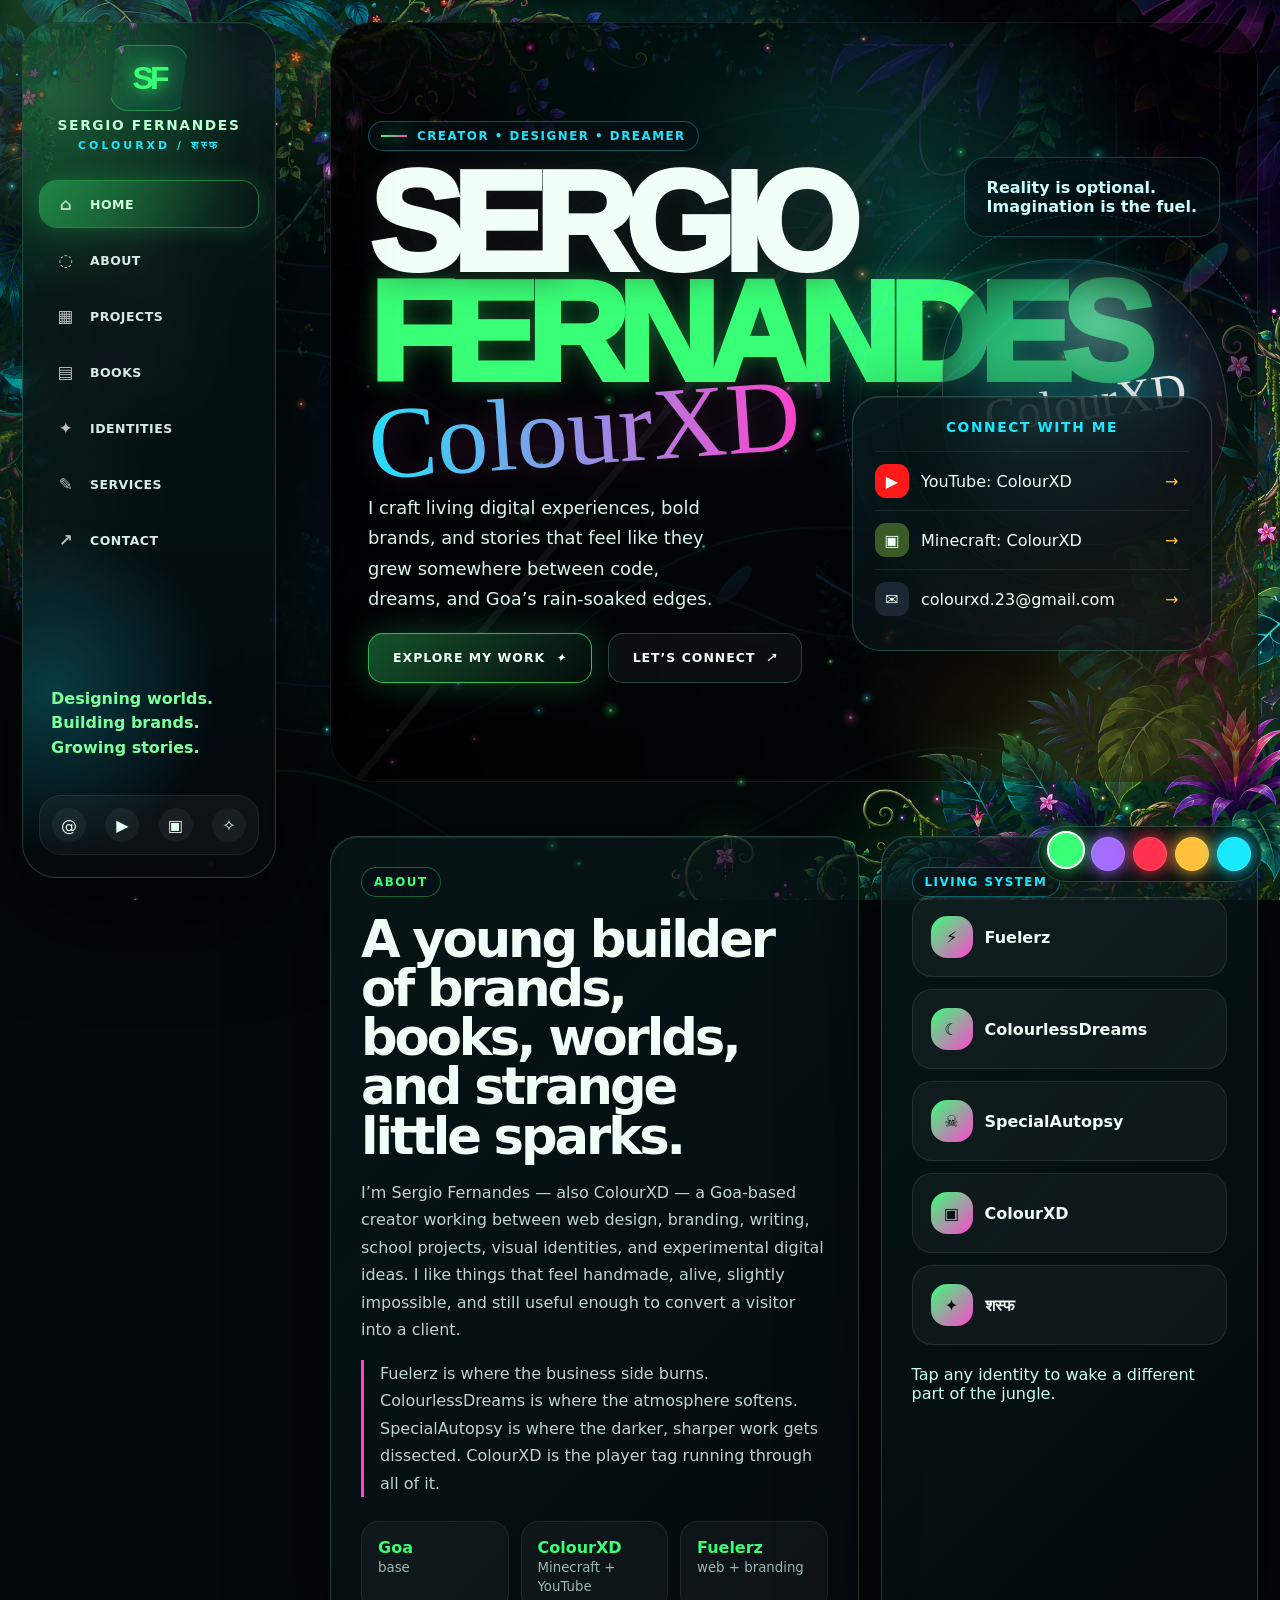
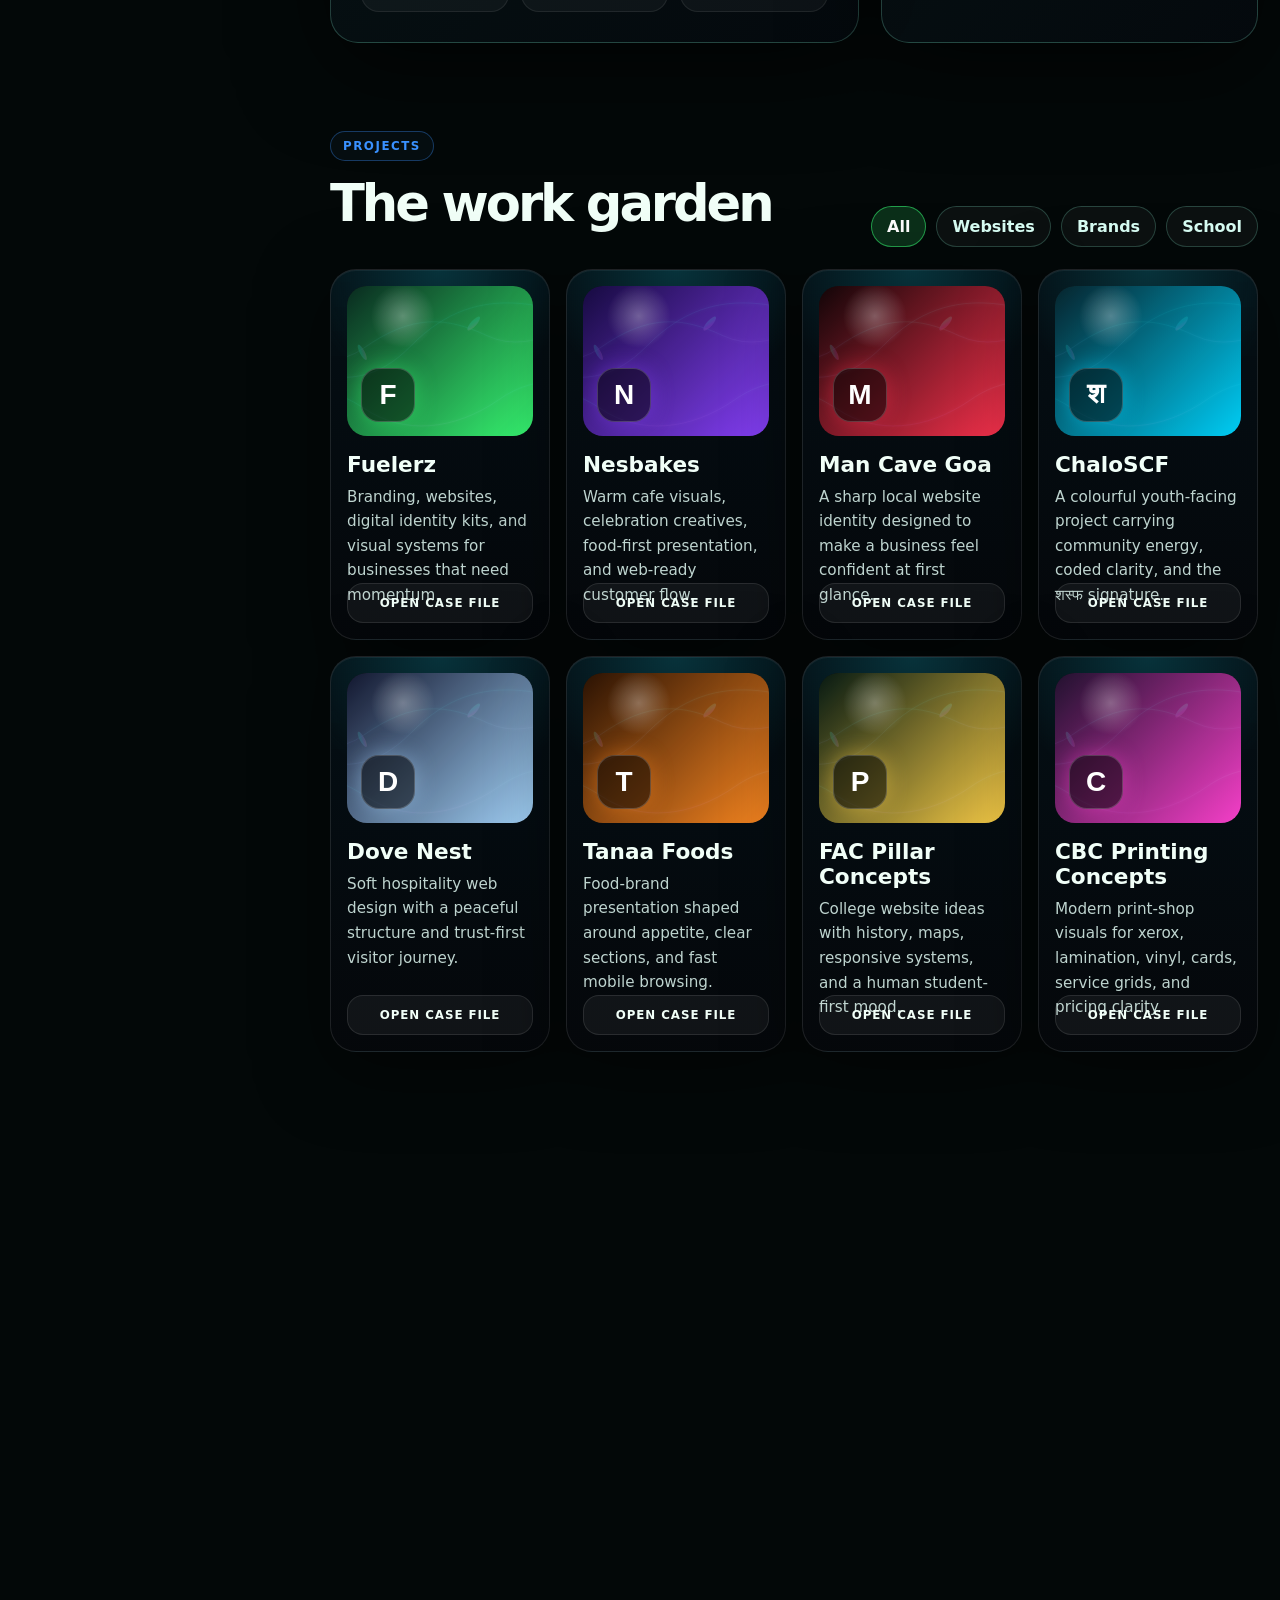
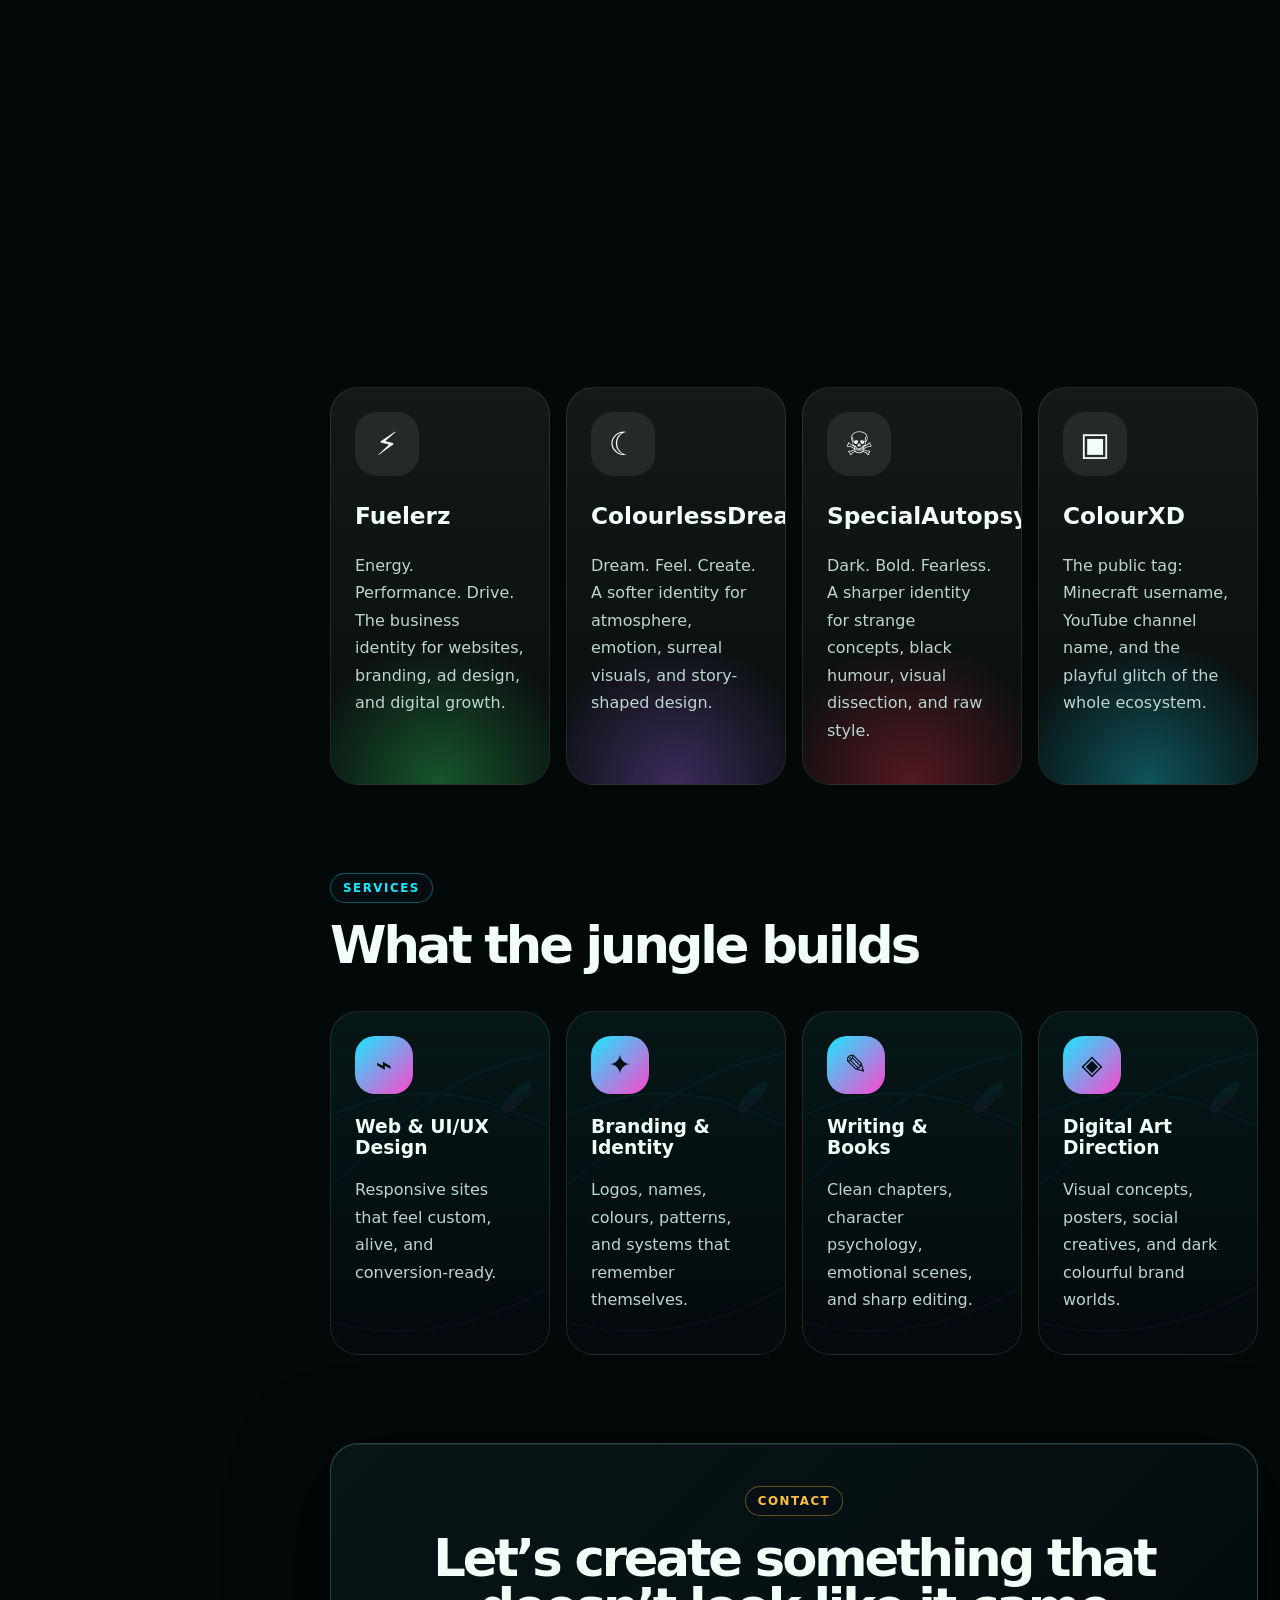
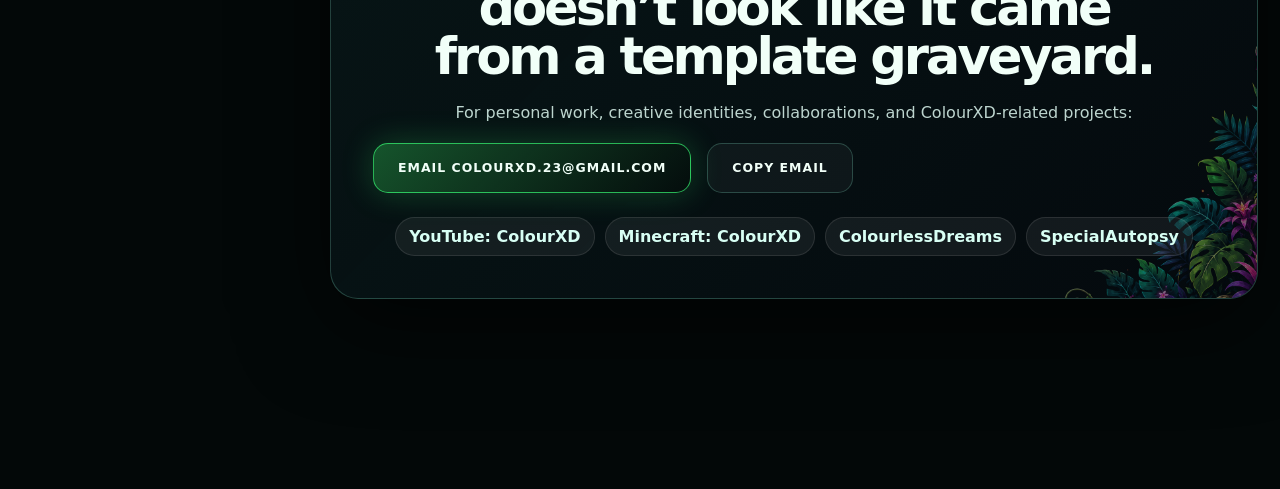
<file: index.html>
<!DOCTYPE html>
<html lang="en">
<head>
  <meta charset="UTF-8" />
  <meta name="viewport" content="width=device-width, initial-scale=1.0" />
  <title>Sergio Fernandes — ColourXD Portfolio</title>
  <meta name="description" content="The living portfolio of Sergio Fernandes — ColourXD. Websites, branding, books, creative identities, and dark colourful overgrowth worlds." />
  <meta name="theme-color" content="#06100f" />
  <meta property="og:title" content="Sergio Fernandes — ColourXD" />
  <meta property="og:description" content="A dark colourful jungle portfolio for design, brands, books, and creative identities." />
  <meta property="og:image" content="social-preview.webp" />
  <link rel="icon" href="favicon.svg" />
  <link rel="manifest" href="site.webmanifest" />
  <link rel="preload" as="image" href="mobile-jungle-hero.webp" media="(max-width: 860px)" />
  <link rel="preload" as="image" href="mobile-overgrowth-top-left.webp" media="(max-width: 860px)" />
  <link rel="preload" as="image" href="mobile-overgrowth-bottom-right.webp" media="(max-width: 860px)" />
  <link rel="stylesheet" href="styles.css" />
</head>
<body data-mood="verdant">
  <canvas id="sporeCanvas" aria-hidden="true"></canvas>
  <div class="cursor-aura" aria-hidden="true"></div>
  <div class="living-bg" aria-hidden="true">
    <div class="bg-shade"></div>
    <img class="corner corner-left desktop-corner" src="overgrowth-top-left.png" alt="" />
    <img class="corner corner-right desktop-corner" src="overgrowth-bottom-right.png" alt="" />
    <img class="mobile-corner mobile-corner-left" src="mobile-overgrowth-top-left.webp" alt="" />
    <img class="mobile-corner mobile-corner-right" src="mobile-overgrowth-bottom-right.webp" alt="" />
    <div class="root-grid"></div>
  </div>

  <button class="mobile-menu" aria-label="Open navigation" aria-expanded="false">
    <span></span><span></span><span></span>
  </button>

  <aside class="side-reef" aria-label="Main navigation">
    <a class="brand-lockup" href="#home" aria-label="Sergio Fernandes home">
      <span class="sigil">SF</span>
      <span class="brand-name">Sergio Fernandes</span>
      <span class="brand-alias">ColourXD / शस्फ</span>
    </a>
    <nav>
      <a href="#home" class="nav-link active"><span>⌂</span>Home</a>
      <a href="#about" class="nav-link"><span>◌</span>About</a>
      <a href="#projects" class="nav-link"><span>▦</span>Projects</a>
      <a href="#books" class="nav-link"><span>▤</span>Books</a>
      <a href="#identities" class="nav-link"><span>✦</span>Identities</a>
      <a href="#services" class="nav-link"><span>✎</span>Services</a>
      <a href="#contact" class="nav-link"><span>↗</span>Contact</a>
    </nav>
    <div class="sidebar-poem">
      <p>Designing worlds.<br>Building brands.<br>Growing stories.</p>
    </div>
    <div class="sidebar-links" aria-label="Quick links">
      <a href="mailto:colourxd.23@gmail.com" aria-label="Email ColourXD">@</a>
      <a href="https://www.youtube.com/@ColourXD" aria-label="YouTube ColourXD">▶</a>
      <a href="#contact" aria-label="Minecraft username">▣</a>
      <a href="#projects" aria-label="Project garden">✧</a>
    </div>
  </aside>

  <main class="world-shell">
    <section id="home" class="hero section-pad" data-section>
      <div class="hero-backplate"></div>
      <div class="hero-copy reveal">
        <div class="eyebrow"><span></span> Creator • Designer • Dreamer</div>
        <h1><span>Sergio</span><strong>Fernandes</strong></h1>
        <p class="signature">ColourXD</p>
        <p class="hero-text">I craft living digital experiences, bold brands, and stories that feel like they grew somewhere between code, dreams, and Goa’s rain-soaked edges.</p>
        <div class="hero-actions">
          <a class="btn primary" href="#projects">Explore my work <i>✦</i></a>
          <a class="btn ghost" href="#contact">Let’s connect <i>↗</i></a>
        </div>
      </div>
      <div class="hero-orbit reveal delay-1" aria-label="Profile identity card">
        <div class="avatar-ring">
          <div class="avatar-core"><span>ColourXD</span></div>
        </div>
        <div class="floating-note top">Reality is optional.<br>Imagination is the fuel.</div>
        <div class="connect-card glass">
          <h3>Connect with me</h3>
          <a href="https://www.youtube.com/@ColourXD"><b class="yt">▶</b><span>YouTube: ColourXD</span><i>→</i></a>
          <a href="#contact"><b class="mc">▣</b><span>Minecraft: ColourXD</span><i>→</i></a>
          <a href="mailto:colourxd.23@gmail.com"><b class="mail">✉</b><span>colourxd.23@gmail.com</span><i>→</i></a>
        </div>
      </div>
    </section>

    <section id="about" class="section-pad split-grid" data-section>
      <article class="glass about-card reveal">
        <div class="section-kicker green">About</div>
        <h2>A young builder of brands, books, worlds, and strange little sparks.</h2>
        <p>I’m Sergio Fernandes — also ColourXD — a Goa-based creator working between web design, branding, writing, school projects, visual identities, and experimental digital ideas. I like things that feel handmade, alive, slightly impossible, and still useful enough to convert a visitor into a client.</p>
        <p class="soft-line">Fuelerz is where the business side burns. ColourlessDreams is where the atmosphere softens. SpecialAutopsy is where the darker, sharper work gets dissected. ColourXD is the player tag running through all of it.</p>
        <div class="micro-stats">
          <span><b>Goa</b><small>base</small></span>
          <span><b>ColourXD</b><small>Minecraft + YouTube</small></span>
          <span><b>Fuelerz</b><small>web + branding</small></span>
        </div>
      </article>
      <article class="glass life-card reveal delay-1">
        <div class="section-kicker cyan">Living System</div>
        <div class="system-map">
          <button data-pulse="Fuelerz"><span>⚡</span>Fuelerz</button>
          <button data-pulse="ColourlessDreams"><span>☾</span>ColourlessDreams</button>
          <button data-pulse="SpecialAutopsy"><span>☠</span>SpecialAutopsy</button>
          <button data-pulse="ColourXD"><span>▣</span>ColourXD</button>
          <button data-pulse="शस्फ"><span>✦</span>शस्फ</button>
        </div>
        <p id="pulseText">Tap any identity to wake a different part of the jungle.</p>
      </article>
    </section>

    <section id="projects" class="section-pad" data-section>
      <div class="section-head reveal">
        <div>
          <div class="section-kicker blue">Projects</div>
          <h2>The work garden</h2>
        </div>
        <div class="filter-row" role="tablist" aria-label="Project filters">
          <button class="filter active" data-filter="all">All</button>
          <button class="filter" data-filter="website">Websites</button>
          <button class="filter" data-filter="brand">Brands</button>
          <button class="filter" data-filter="school">School</button>
        </div>
      </div>
      <div class="project-grid reveal delay-1">
        <article class="project-card" data-type="brand" data-title="Fuelerz" data-desc="Goa-based website development, logo design, branding, ad design, and complete business identity work with speed and style.">
          <div class="project-art fuelerz-art"><span>F</span></div><h3>Fuelerz</h3><p>Branding, websites, digital identity kits, and visual systems for businesses that need momentum.</p><button>Open case file</button>
        </article>
        <article class="project-card" data-type="website" data-title="Nesbakes" data-desc="A cafe identity and website direction with ordering, celebration visuals, and customer-friendly presentation.">
          <div class="project-art nebula-art"><span>N</span></div><h3>Nesbakes</h3><p>Warm cafe visuals, celebration creatives, food-first presentation, and web-ready customer flow.</p><button>Open case file</button>
        </article>
        <article class="project-card" data-type="website" data-title="Man Cave Goa" data-desc="A bold local web presence shaped for style, clarity, and fast customer trust.">
          <div class="project-art cave-art"><span>M</span></div><h3>Man Cave Goa</h3><p>A sharp local website identity designed to make a business feel confident at first glance.</p><button>Open case file</button>
        </article>
        <article class="project-card" data-type="website" data-title="ChaloSCF" data-desc="A student/community-style digital project tied to Sergio's identity शस्फ, built with a practical but energetic public presence.">
          <div class="project-art scf-art"><span>श</span></div><h3>ChaloSCF</h3><p>A colourful youth-facing project carrying community energy, coded clarity, and the शस्फ signature.</p><button>Open case file</button>
        </article>
        <article class="project-card" data-type="website" data-title="Dove Nest" data-desc="A calm, hospitality-oriented web project with soft trust-building visuals and conversion-led structure.">
          <div class="project-art dove-art"><span>D</span></div><h3>Dove Nest</h3><p>Soft hospitality web design with a peaceful structure and trust-first visitor journey.</p><button>Open case file</button>
        </article>
        <article class="project-card" data-type="website" data-title="Tanaa Foods" data-desc="A food brand website direction focused on appetite, product clarity, and mobile-friendly browsing.">
          <div class="project-art tanaa-art"><span>T</span></div><h3>Tanaa Foods</h3><p>Food-brand presentation shaped around appetite, clear sections, and fast mobile browsing.</p><button>Open case file</button>
        </article>
        <article class="project-card" data-type="school" data-title="FAC Pillar Concepts" data-desc="A premium college website redesign direction with responsive layouts, living UI ideas, maps, history, and student-friendly structure.">
          <div class="project-art pillar-art"><span>P</span></div><h3>FAC Pillar Concepts</h3><p>College website ideas with history, maps, responsive systems, and a human student-first mood.</p><button>Open case file</button>
        </article>
        <article class="project-card" data-type="brand" data-title="CBC Printing Concepts" data-desc="Modern printing-business web direction for xerox, laminating, vinyl, cards, and service pricing presentation.">
          <div class="project-art cbc-art"><span>C</span></div><h3>CBC Printing Concepts</h3><p>Modern print-shop visuals for xerox, lamination, vinyl, cards, service grids, and pricing clarity.</p><button>Open case file</button>
        </article>
      </div>
    </section>

    <section id="books" class="section-pad books-zone" data-section>
      <div class="section-head reveal">
        <div>
          <div class="section-kicker gold">Books</div>
          <h2>Two shelves. No filler.</h2>
        </div>
      </div>
      <div class="books-grid">
        <article class="book-card glass reveal">
          <div class="book-tilt"><img src="ai-unlocked-cover.svg" alt="AI Unlocked book cover"></div>
          <div><h3>AI Unlocked</h3><p>A practical, creator-focused dive into artificial intelligence — what it can do, what it cannot do, and how people can use it without losing their own thinking.</p><span>Technology • Creativity • Future skills</span></div>
        </article>
        <article class="book-card glass reveal delay-1">
          <div class="book-tilt"><img src="controversial-characters-cover.svg" alt="Controversial Characters book cover"></div>
          <div><h3>Controversial Characters</h3><p>A character-driven exploration of complicated minds, public reputations, rebellion, chaos, genius, and the uncomfortable magnetism of people who refuse to remain simple.</p><span>Psychology • History • Human contradiction</span></div>
        </article>
      </div>
    </section>

    <section id="identities" class="section-pad" data-section>
      <div class="section-head reveal">
        <div>
          <div class="section-kicker pink">Creative Identities</div>
          <h2>Names that behave like different weather.</h2>
        </div>
      </div>
      <div class="identity-grid reveal delay-1">
        <article class="identity-card fuel"><span>⚡</span><h3>Fuelerz</h3><p>Energy. Performance. Drive. The business identity for websites, branding, ad design, and digital growth.</p></article>
        <article class="identity-card dream"><span>☾</span><h3>ColourlessDreams</h3><p>Dream. Feel. Create. A softer identity for atmosphere, emotion, surreal visuals, and story-shaped design.</p></article>
        <article class="identity-card autopsy"><span>☠</span><h3>SpecialAutopsy</h3><p>Dark. Bold. Fearless. A sharper identity for strange concepts, black humour, visual dissection, and raw style.</p></article>
        <article class="identity-card colour"><span>▣</span><h3>ColourXD</h3><p>The public tag: Minecraft username, YouTube channel name, and the playful glitch of the whole ecosystem.</p></article>
      </div>
    </section>

    <section id="services" class="section-pad services-zone" data-section>
      <div class="section-head reveal">
        <div>
          <div class="section-kicker cyan">Services</div>
          <h2>What the jungle builds</h2>
        </div>
      </div>
      <div class="service-orbit reveal delay-1">
        <article><span>⌁</span><h3>Web & UI/UX Design</h3><p>Responsive sites that feel custom, alive, and conversion-ready.</p></article>
        <article><span>✦</span><h3>Branding & Identity</h3><p>Logos, names, colours, patterns, and systems that remember themselves.</p></article>
        <article><span>✎</span><h3>Writing & Books</h3><p>Clean chapters, character psychology, emotional scenes, and sharp editing.</p></article>
        <article><span>◈</span><h3>Digital Art Direction</h3><p>Visual concepts, posters, social creatives, and dark colourful brand worlds.</p></article>
      </div>
    </section>

    <section id="contact" class="section-pad contact-zone" data-section>
      <div class="contact-panel glass reveal">
        <div class="section-kicker gold">Contact</div>
        <h2>Let’s create something that doesn’t look like it came from a template graveyard.</h2>
        <p>For personal work, creative identities, collaborations, and ColourXD-related projects:</p>
        <div class="contact-actions">
          <a class="btn primary" href="mailto:colourxd.23@gmail.com">Email colourxd.23@gmail.com</a>
          <button class="btn ghost" id="copyEmail">Copy email</button>
        </div>
        <div class="contact-vines">
          <span>YouTube: ColourXD</span>
          <span>Minecraft: ColourXD</span>
          <span>ColourlessDreams</span>
          <span>SpecialAutopsy</span>
        </div>
      </div>
    </section>
  </main>

  <div class="mood-dock" aria-label="Theme moods">
    <button data-mood="verdant" class="active" title="Verdant">●</button>
    <button data-mood="dream" title="Dream">●</button>
    <button data-mood="autopsy" title="Autopsy">●</button>
    <button data-mood="solar" title="Solar">●</button>
    <button data-mood="ocean" title="Ocean">●</button>
  </div>

  <dialog class="case-dialog" id="caseDialog">
    <button class="dialog-close" aria-label="Close case file">×</button>
    <p class="section-kicker cyan">Case File</p>
    <h2 id="caseTitle"></h2>
    <p id="caseDesc"></p>
    <div class="case-lines"><span></span><span></span><span></span></div>
  </dialog>

  <div class="command-palette" id="commandPalette" hidden>
    <div class="command-box glass" role="dialog" aria-modal="true" aria-label="Jump to a section">
      <button class="command-close" id="commandClose" type="button" aria-label="Close command palette">×</button>
      <label for="commandInput">Jump to anything</label>
      <input id="commandInput" type="text" autocomplete="off" placeholder="Try projects, books, Fuelerz, ColourXD..." />
      <div id="commandResults"></div>
      <p class="command-hint">Enter opens the first result · Esc closes this window</p>
    </div>
  </div>

  <script src="script.js"></script>
</body>
</html>
</file>
<file: styles.css>
:root{
  --bg:#030808; --panel:rgba(5,18,18,.72); --panel-strong:rgba(6,15,15,.93); --text:#f1fff8; --muted:#9ab7b0;
  --green:#39ff76; --cyan:#19e9ff; --blue:#3a91ff; --purple:#965cff; --pink:#ff45ce; --orange:#ff7a29; --gold:#ffc13b;
  --accent:var(--green); --accent2:var(--cyan); --accent3:var(--pink); --warm:var(--gold); --danger:#ff334f;
  --border:rgba(143,255,224,.22); --shadow:0 24px 90px rgba(0,0,0,.62); --radius:28px; --side:254px;
  color-scheme:dark;
}
*{box-sizing:border-box}[hidden]{display:none!important}html{scroll-behavior:smooth}body{margin:0;background:var(--bg);color:var(--text);font-family:Inter, ui-sans-serif, system-ui, -apple-system, BlinkMacSystemFont, "Segoe UI", sans-serif;overflow-x:hidden;min-height:100vh}a{color:inherit;text-decoration:none}button,input{font:inherit}button{cursor:pointer;color:inherit}.cursor-aura{position:fixed;width:34rem;height:34rem;border-radius:50%;pointer-events:none;z-index:4;background:radial-gradient(circle, color-mix(in srgb,var(--accent) 24%,transparent) 0%, color-mix(in srgb,var(--accent3) 12%,transparent) 34%, transparent 70%);transform:translate(-50%,-50%);filter:blur(18px);opacity:.62;mix-blend-mode:screen;transition:opacity .2s}#sporeCanvas{position:fixed;inset:0;z-index:1;pointer-events:none}.living-bg{position:fixed;inset:0;z-index:0;overflow:hidden;background:#030808 url('jungle-hero.webp') center/cover no-repeat}.living-bg:before{content:"";position:absolute;inset:0;background:radial-gradient(circle at 55% 13%,rgba(12,255,198,.18),transparent 26%),radial-gradient(circle at 95% 86%,rgba(255,167,38,.14),transparent 25%),radial-gradient(circle at 24% 88%,rgba(0,207,255,.18),transparent 32%),linear-gradient(90deg,rgba(0,0,0,.65),rgba(0,0,0,.18) 50%,rgba(0,0,0,.54));}.bg-shade{position:absolute;inset:0;background:linear-gradient(180deg,rgba(0,0,0,.18),#030808 82%)}.corner{position:absolute;pointer-events:none;filter:drop-shadow(0 0 24px color-mix(in srgb,var(--accent) 34%,transparent));opacity:.92;will-change:transform}.corner-left{top:-4rem;left:-3rem;width:min(55vw,780px);animation:leafBreath 10s ease-in-out infinite}.corner-right{right:-6rem;bottom:-6rem;width:min(56vw,850px);animation:leafBreath 12s ease-in-out infinite reverse}.root-grid{position:absolute;inset:0;background-image:linear-gradient(rgba(255,255,255,.035) 1px,transparent 1px),linear-gradient(90deg,rgba(255,255,255,.03) 1px,transparent 1px),url('leaf-field.svg');background-size:72px 72px,72px 72px,1200px 420px;background-position:center,center,bottom center;opacity:.2;mask-image:linear-gradient(to bottom,transparent,black 25%,black 84%,transparent)}@keyframes leafBreath{0%,100%{transform:translate3d(0,0,0) rotate(0deg) scale(1)}50%{transform:translate3d(8px,-14px,0) rotate(1.4deg) scale(1.025)}}
body[data-mood="dream"]{--accent:#a46bff;--accent2:#25e5ff;--accent3:#ff52dd;--warm:#8fffdf}body[data-mood="autopsy"]{--accent:#ff314f;--accent2:#9f6cff;--accent3:#ffca3a;--warm:#fff0b6}body[data-mood="solar"]{--accent:#ffc13b;--accent2:#ff7a29;--accent3:#39ff76;--warm:#fff09b}body[data-mood="ocean"]{--accent:#19e9ff;--accent2:#3a91ff;--accent3:#42ffb8;--warm:#b1f7ff}.glass{background:linear-gradient(135deg,rgba(9,26,27,.78),rgba(6,10,16,.7));border:1px solid var(--border);border-radius:var(--radius);box-shadow:var(--shadow), inset 0 1px 0 rgba(255,255,255,.08);backdrop-filter:blur(22px)}.side-reef{position:fixed;z-index:8;left:22px;top:22px;bottom:22px;width:var(--side);padding:22px 16px;background:linear-gradient(180deg,rgba(6,25,22,.82),rgba(5,9,14,.84));border:1px solid rgba(112,255,194,.2);border-radius:34px;box-shadow:0 0 0 1px rgba(255,255,255,.02) inset,0 30px 100px rgba(0,0,0,.72);backdrop-filter:blur(24px);display:flex;flex-direction:column;overflow:hidden}.side-reef:before{content:"";position:absolute;inset:-1px;background:radial-gradient(circle at 10% 8%,color-mix(in srgb,var(--accent) 38%,transparent),transparent 25%),radial-gradient(circle at 12% 78%,color-mix(in srgb,var(--accent2) 28%,transparent),transparent 24%);opacity:.78;pointer-events:none}.side-reef:after{content:"";position:absolute;inset:0;background:url('overgrowth-top-left.png') -90px -90px/350px auto no-repeat;opacity:.42;pointer-events:none}.side-reef>*{position:relative;z-index:1}.brand-lockup{text-align:center;display:grid;gap:6px;margin-bottom:28px}.sigil{margin:auto;display:grid;place-items:center;width:78px;height:66px;font:900 32px/1 Arial Black,Impact,sans-serif;letter-spacing:-4px;color:var(--accent);text-shadow:0 0 18px var(--accent);background:linear-gradient(135deg,rgba(57,255,118,.1),rgba(25,233,255,.08));border:1px solid color-mix(in srgb,var(--accent) 34%,transparent);border-radius:18px;clip-path:polygon(8% 0,100% 0,90% 100%,0 100%)}.brand-name{text-transform:uppercase;font-size:.86rem;font-weight:900;letter-spacing:.12em;color:#baffd2}.brand-alias{text-transform:uppercase;font-size:.68rem;font-weight:800;letter-spacing:.28em;color:var(--accent2)}nav{display:grid;gap:8px}.nav-link{display:flex;align-items:center;gap:12px;padding:13px 14px;border-radius:18px;color:#d8ece6;border:1px solid transparent;position:relative;overflow:hidden;font-weight:800;text-transform:uppercase;font-size:.78rem;letter-spacing:.04em}.nav-link span{width:24px;text-align:center;font-size:1.05rem;color:#fff;opacity:.72}.nav-link:before{content:"";position:absolute;inset:0;background:linear-gradient(90deg,color-mix(in srgb,var(--accent) 36%,transparent),transparent);opacity:0;transition:.25s}.nav-link:hover,.nav-link.active{border-color:color-mix(in srgb,var(--accent) 42%,transparent);color:white;box-shadow:0 0 22px color-mix(in srgb,var(--accent) 20%,transparent)}.nav-link:hover:before,.nav-link.active:before{opacity:1}.sidebar-poem{margin-top:auto;padding:20px 12px 18px;color:#7dff9c;font-weight:700;line-height:1.55}.sidebar-links{display:flex;justify-content:space-between;padding:12px;background:rgba(255,255,255,.04);border:1px solid rgba(255,255,255,.08);border-radius:22px}.sidebar-links a{width:34px;height:34px;display:grid;place-items:center;border-radius:50%;background:rgba(255,255,255,.05);color:#e6fff5;transition:.25s}.sidebar-links a:hover{background:var(--accent);color:#03100d;transform:translateY(-4px)}.mobile-menu{display:none;position:fixed;right:18px;top:18px;z-index:15;width:54px;height:54px;border-radius:18px;border:1px solid var(--border);background:rgba(4,12,13,.78);backdrop-filter:blur(18px)}.mobile-menu span{display:block;width:24px;height:2px;background:var(--text);margin:5px auto;border-radius:9px}.world-shell{position:relative;z-index:2;margin-left:calc(var(--side) + 54px);padding:22px 22px 70px}.section-pad{position:relative;padding:44px 0;scroll-margin-top:30px}.hero{min-height:760px;display:grid;grid-template-columns:minmax(0,1.05fr) minmax(360px,.7fr);gap:28px;align-items:center;border-radius:42px;overflow:hidden;padding:74px 38px;margin-bottom:10px}.hero-backplate{position:absolute;inset:0;border-radius:42px;background:radial-gradient(circle at 64% 25%,rgba(32,255,198,.2),transparent 30%),linear-gradient(90deg,rgba(0,0,0,.82),rgba(0,0,0,.35),rgba(0,0,0,.58));border:1px solid rgba(255,255,255,.08);box-shadow:var(--shadow);overflow:hidden}.hero-backplate:after{content:"";position:absolute;inset:0;background:linear-gradient(130deg,transparent 0 42%,rgba(255,255,255,.05) 42.1% 42.6%,transparent 42.7%),radial-gradient(circle at 87% 86%,color-mix(in srgb,var(--warm) 18%,transparent),transparent 28%);}.hero-copy,.hero-orbit{position:relative;z-index:2}.eyebrow,.section-kicker{display:inline-flex;align-items:center;gap:10px;text-transform:uppercase;font-weight:900;letter-spacing:.13em;font-size:.74rem;color:var(--accent2);background:rgba(7,18,23,.64);border:1px solid color-mix(in srgb,var(--accent2) 33%,transparent);padding:7px 12px;border-radius:999px}.eyebrow span{width:26px;height:2px;background:linear-gradient(90deg,var(--accent),var(--accent3));box-shadow:0 0 16px var(--accent)}h1,h2,h3,p{margin-top:0}.hero h1{margin:18px 0 0;font:950 clamp(4.8rem,11vw,11rem)/.78 Arial Black,Impact,sans-serif;text-transform:uppercase;letter-spacing:-.08em;text-shadow:0 0 38px rgba(0,0,0,.6)}.hero h1 span{display:block;color:#f1fff8;filter:drop-shadow(0 0 12px rgba(255,255,255,.1))}.hero h1 strong{display:block;color:var(--accent);font:inherit;text-shadow:0 0 22px color-mix(in srgb,var(--accent) 34%,transparent),0 0 2px #000}.signature{font-family:"Brush Script MT","Segoe Script",cursive;font-size:clamp(4rem,8vw,8.2rem);line-height:.8;margin:0 0 22px;background:linear-gradient(90deg,var(--accent2),var(--accent3));-webkit-background-clip:text;background-clip:text;color:transparent;text-shadow:0 0 28px color-mix(in srgb,var(--accent3) 24%,transparent);transform:rotate(-4deg);width:max-content}.hero-text{max-width:660px;font-size:1.12rem;line-height:1.7;color:#d9f6ed;text-wrap:balance}.hero-actions,.contact-actions{display:flex;gap:16px;flex-wrap:wrap}.btn{display:inline-flex;align-items:center;justify-content:center;gap:10px;min-height:50px;padding:0 24px;border-radius:15px;border:1px solid var(--border);font-weight:900;text-transform:uppercase;letter-spacing:.08em;font-size:.78rem;transition:.26s;position:relative;overflow:hidden}.btn:before{content:"";position:absolute;inset:0;background:linear-gradient(120deg,transparent,color-mix(in srgb,#fff 18%,transparent),transparent);transform:translateX(-120%);transition:.6s}.btn:hover:before{transform:translateX(120%)}.btn:hover{transform:translateY(-4px)}.btn.primary{background:linear-gradient(135deg,color-mix(in srgb,var(--accent) 28%,#07120f),rgba(5,14,12,.86));border-color:color-mix(in srgb,var(--accent) 68%,transparent);box-shadow:0 0 32px color-mix(in srgb,var(--accent) 22%,transparent)}.btn.ghost{background:rgba(255,255,255,.04)}.hero-orbit{min-height:590px;display:grid;align-content:center;justify-items:end}.avatar-ring{position:relative;width:min(42vw,450px);aspect-ratio:1;border-radius:50%;display:grid;place-items:center;background:radial-gradient(circle,rgba(13,255,191,.18),transparent 62%);border:1px solid rgba(255,255,255,.08);box-shadow:inset 0 0 70px rgba(25,233,255,.1),0 0 60px rgba(25,233,255,.15);animation:floatOrb 7s ease-in-out infinite}.avatar-ring:before,.avatar-ring:after{content:"";position:absolute;inset:8%;border-radius:50%;border:1px dashed color-mix(in srgb,var(--accent2) 44%,transparent);animation:spin 28s linear infinite}.avatar-ring:after{inset:-4%;border-color:color-mix(in srgb,var(--accent3) 32%,transparent);animation-duration:36s;animation-direction:reverse}.avatar-core{width:64%;aspect-ratio:1;border-radius:42% 58% 50% 50%;background:linear-gradient(135deg,rgba(25,233,255,.2),rgba(255,69,206,.13)),radial-gradient(circle at 55% 20%,rgba(255,255,255,.26),transparent 24%),rgba(0,0,0,.26);display:grid;place-items:center;border:1px solid rgba(255,255,255,.14);box-shadow:inset 0 0 60px rgba(0,0,0,.6);overflow:hidden}.avatar-core span{font-family:"Brush Script MT","Segoe Script",cursive;font-size:3rem;color:white;transform:rotate(-8deg);text-shadow:0 0 24px var(--accent2)}.avatar-core:before{content:"";position:absolute;width:120%;height:120%;background:url('leaf-field.svg') center/cover no-repeat;opacity:.33}.floating-note{position:absolute;right:0;top:50px;padding:20px 22px;border-radius:22px;border:1px solid color-mix(in srgb,var(--accent2) 24%,transparent);background:rgba(2,12,14,.58);box-shadow:0 20px 70px rgba(0,0,0,.5);color:#caffff;font-weight:700}.connect-card{position:absolute;right:8px;bottom:46px;width:min(360px,100%);padding:22px}.connect-card h3{text-align:center;text-transform:uppercase;letter-spacing:.12em;font-size:.86rem;color:var(--accent2);margin-bottom:16px}.connect-card a{display:grid;grid-template-columns:34px 1fr 24px;gap:12px;align-items:center;padding:12px 0;border-top:1px solid rgba(255,255,255,.08)}.connect-card b{display:grid;place-items:center;height:34px;border-radius:11px;font-size:1rem}.yt{background:#ff1a1a}.mc{background:#3a5b28}.mail{background:#1d2633}.connect-card i{font-style:normal;color:var(--warm)}@keyframes spin{to{transform:rotate(360deg)}}@keyframes floatOrb{0%,100%{transform:translateY(0)}50%{transform:translateY(-18px)}}.split-grid{display:grid;grid-template-columns:minmax(0,1.05fr) minmax(360px,.75fr);gap:22px}.about-card,.life-card{padding:30px}.section-kicker.green{color:var(--green);border-color:rgba(57,255,118,.35)}.section-kicker.cyan{color:var(--cyan);border-color:rgba(25,233,255,.35)}.section-kicker.blue{color:var(--blue);border-color:rgba(58,145,255,.35)}.section-kicker.gold{color:var(--gold);border-color:rgba(255,193,59,.36)}.section-kicker.pink{color:var(--pink);border-color:rgba(255,69,206,.38)}h2{font-size:clamp(2rem,4vw,4.4rem);line-height:.96;letter-spacing:-.06em;margin:18px 0 18px;text-wrap:balance}.about-card p,.contact-panel p,.book-card p,.identity-card p,.service-orbit p{color:#bdd5cf;line-height:1.72}.soft-line{border-left:3px solid var(--accent3);padding-left:16px}.micro-stats{display:grid;grid-template-columns:repeat(3,1fr);gap:12px;margin-top:24px}.micro-stats span{padding:16px;border-radius:18px;background:rgba(255,255,255,.04);border:1px solid rgba(255,255,255,.08)}.micro-stats b{display:block;color:var(--accent);font-size:1rem}.micro-stats small{color:var(--muted)}.system-map{display:grid;gap:12px}.system-map button{display:flex;align-items:center;gap:12px;padding:18px;border:1px solid rgba(255,255,255,.09);background:rgba(255,255,255,.04);border-radius:20px;font-weight:900;text-align:left;transition:.25s}.system-map button span{width:42px;height:42px;border-radius:16px;display:grid;place-items:center;background:linear-gradient(135deg,var(--accent),var(--accent3));color:#03100d}.system-map button:hover{transform:translateX(8px);border-color:color-mix(in srgb,var(--accent) 50%,transparent)}#pulseText{margin:20px 0 0;color:#c8fff3}.section-head{display:flex;align-items:end;justify-content:space-between;gap:24px;margin-bottom:22px}.filter-row{display:flex;gap:10px;flex-wrap:wrap}.filter{border:1px solid var(--border);background:rgba(255,255,255,.04);border-radius:999px;padding:10px 15px;color:#d9fff5;font-weight:800}.filter.active,.filter:hover{background:color-mix(in srgb,var(--accent) 16%,transparent);border-color:color-mix(in srgb,var(--accent) 54%,transparent);color:white}.project-grid{display:grid;grid-template-columns:repeat(4,minmax(0,1fr));gap:16px}.project-card{min-height:360px;padding:16px;border-radius:26px;background:linear-gradient(180deg,rgba(5,18,26,.74),rgba(6,8,12,.8));border:1px solid rgba(255,255,255,.1);box-shadow:0 18px 70px rgba(0,0,0,.5),inset 0 1px 0 rgba(255,255,255,.06);position:relative;overflow:hidden;transition:transform .28s,border-color .28s,opacity .25s}.project-card:before{content:"";position:absolute;inset:-2px;background:radial-gradient(circle at var(--x,50%) var(--y,0%),color-mix(in srgb,var(--accent2) 30%,transparent),transparent 34%);opacity:.55;pointer-events:none}.project-card:hover{transform:translateY(-10px) scale(1.01);border-color:color-mix(in srgb,var(--accent) 44%,transparent)}.project-art{height:150px;border-radius:20px;margin-bottom:16px;position:relative;overflow:hidden;display:grid;place-items:end start;padding:14px;background:#111}.project-art:before{content:"";position:absolute;inset:0;background:radial-gradient(circle at 30% 20%,rgba(255,255,255,.32),transparent 18%),linear-gradient(135deg,var(--c1),var(--c2));opacity:.96}.project-art:after{content:"";position:absolute;inset:0;background:url('leaf-field.svg') center/cover no-repeat;opacity:.24;mix-blend-mode:screen}.project-art span{position:relative;z-index:1;width:54px;height:54px;border-radius:18px;display:grid;place-items:center;background:rgba(0,0,0,.48);font:900 28px Arial Black,Arial;color:white;border:1px solid rgba(255,255,255,.18);box-shadow:0 0 22px color-mix(in srgb,var(--c2) 48%,transparent)}.fuelerz-art{--c1:#0a2d21;--c2:#39ff76}.nebula-art{--c1:#180b44;--c2:#8a42ff}.cave-art{--c1:#130608;--c2:#ff334f}.scf-art{--c1:#072630;--c2:#00d5ff}.dove-art{--c1:#141932;--c2:#a7d8ff}.tanaa-art{--c1:#2d1404;--c2:#ff8a22}.pillar-art{--c1:#071b13;--c2:#ffd249}.cbc-art{--c1:#231231;--c2:#ff42d0}.project-card h3{font-size:1.35rem;margin:0 0 8px}.project-card p{font-size:.95rem;line-height:1.62;color:#bed4cf}.project-card button{position:absolute;left:16px;right:16px;bottom:16px;border:1px solid rgba(255,255,255,.1);border-radius:16px;background:rgba(255,255,255,.05);padding:12px;font-weight:900;text-transform:uppercase;font-size:.74rem;letter-spacing:.08em}.project-card button:hover{background:var(--accent);color:#03100d}.project-card.hide{display:none}.books-grid{display:grid;grid-template-columns:1fr 1fr;gap:22px}.book-card{padding:24px;display:grid;grid-template-columns:190px 1fr;gap:24px;align-items:center}.book-tilt{perspective:1000px}.book-tilt img{width:100%;border-radius:18px;box-shadow:18px 22px 50px rgba(0,0,0,.5);transform:rotateY(-14deg) rotateZ(-2deg);transition:.35s}.book-card:hover img{transform:rotateY(-4deg) rotateZ(0deg) translateY(-10px)}.book-card h3{font-size:2rem;margin-bottom:8px}.book-card span{display:inline-block;margin-top:8px;color:var(--warm);font-weight:800}.identity-grid{display:grid;grid-template-columns:repeat(4,minmax(0,1fr));gap:16px}.identity-card{padding:24px;min-height:270px;border-radius:28px;background:linear-gradient(180deg,rgba(255,255,255,.07),rgba(255,255,255,.025));border:1px solid rgba(255,255,255,.1);position:relative;overflow:hidden}.identity-card:before{content:"";position:absolute;inset:auto -20% -35% -20%;height:70%;background:radial-gradient(circle,var(--glow),transparent 70%);opacity:.5}.identity-card span{position:relative;width:64px;height:64px;display:grid;place-items:center;border-radius:22px;background:rgba(255,255,255,.08);font-size:2rem;margin-bottom:26px}.identity-card h3{position:relative;font-size:1.45rem}.identity-card p{position:relative}.identity-card.fuel{--glow:rgba(57,255,118,.6)}.identity-card.dream{--glow:rgba(164,107,255,.65)}.identity-card.autopsy{--glow:rgba(255,49,79,.62)}.identity-card.colour{--glow:rgba(25,233,255,.65)}.service-orbit{display:grid;grid-template-columns:repeat(4,1fr);gap:16px}.service-orbit article{padding:24px;border-radius:28px;background:linear-gradient(180deg,rgba(7,28,28,.76),rgba(6,11,16,.7));border:1px solid rgba(255,255,255,.1);position:relative;overflow:hidden}.service-orbit article:before{content:"";position:absolute;inset:0;background:url('leaf-field.svg') center/cover no-repeat;opacity:.11}.service-orbit span{width:58px;height:58px;border-radius:20px;display:grid;place-items:center;background:linear-gradient(135deg,var(--accent2),var(--accent3));color:#041014;font-size:1.7rem;font-weight:900;margin-bottom:22px;position:relative}.contact-zone{padding-bottom:120px}.contact-panel{padding:42px;max-width:1000px;margin:auto;text-align:center;position:relative;overflow:hidden}.contact-panel:before{content:"";position:absolute;right:-80px;bottom:-100px;width:380px;aspect-ratio:1;background:url('overgrowth-bottom-right.png') center/contain no-repeat;opacity:.5}.contact-panel>*{position:relative}.contact-vines{display:flex;gap:10px;justify-content:center;flex-wrap:wrap;margin-top:24px}.contact-vines span{padding:9px 13px;border-radius:999px;background:rgba(255,255,255,.06);border:1px solid rgba(255,255,255,.1);color:#d8fff4;font-weight:700}.mood-dock{position:fixed;z-index:9;right:18px;bottom:18px;display:flex;gap:8px;padding:10px;border-radius:999px;border:1px solid var(--border);background:rgba(4,12,13,.78);backdrop-filter:blur(18px)}.mood-dock button{width:34px;height:34px;border-radius:50%;border:1px solid rgba(255,255,255,.12);background:var(--dot);color:transparent;box-shadow:0 0 18px var(--dot)}.mood-dock button:nth-child(1){--dot:#39ff76}.mood-dock button:nth-child(2){--dot:#a46bff}.mood-dock button:nth-child(3){--dot:#ff314f}.mood-dock button:nth-child(4){--dot:#ffc13b}.mood-dock button:nth-child(5){--dot:#19e9ff}.mood-dock button.active{outline:2px solid #fff;transform:translateY(-4px)}.case-dialog{width:min(620px,calc(100% - 34px));border:1px solid var(--border);border-radius:32px;background:linear-gradient(135deg,rgba(7,24,24,.96),rgba(4,6,12,.96));color:var(--text);box-shadow:0 30px 120px rgba(0,0,0,.8);padding:34px}.case-dialog::backdrop{background:rgba(0,0,0,.72);backdrop-filter:blur(8px)}.dialog-close{position:absolute;right:18px;top:14px;width:42px;height:42px;border-radius:50%;border:1px solid rgba(255,255,255,.1);background:rgba(255,255,255,.05);font-size:2rem}.case-lines{display:grid;gap:10px;margin-top:24px}.case-lines span{height:10px;border-radius:99px;background:linear-gradient(90deg,var(--accent),var(--accent2),var(--accent3));opacity:.75}.case-lines span:nth-child(2){width:75%}.case-lines span:nth-child(3){width:46%}.command-palette{position:fixed;z-index:30;inset:0;background:rgba(0,0,0,.6);backdrop-filter:blur(8px);display:grid;place-items:start center;padding-top:10vh}.command-box{width:min(700px,calc(100% - 28px));padding:20px}.command-box label{display:block;text-transform:uppercase;letter-spacing:.12em;font-size:.76rem;color:var(--accent2);font-weight:900;margin-bottom:10px}.command-box input{width:100%;border:1px solid var(--border);background:rgba(0,0,0,.36);border-radius:18px;padding:16px;color:white;outline:none}.command-box input:focus{border-color:var(--accent)}#commandResults{display:grid;gap:8px;margin-top:14px}#commandResults button{display:flex;justify-content:space-between;align-items:center;border:1px solid rgba(255,255,255,.08);background:rgba(255,255,255,.05);border-radius:14px;padding:12px 14px;text-align:left}.reveal{opacity:0;transform:translateY(24px);transition:opacity .75s ease,transform .75s ease}.reveal.show{opacity:1;transform:none}.delay-1{transition-delay:.12s}.delay-2{transition-delay:.24s}

.command-box{position:relative}.command-close{position:absolute;right:14px;top:12px;width:38px;height:38px;border-radius:14px;border:1px solid rgba(255,255,255,.12);background:rgba(255,255,255,.06);color:#eafff9;font-size:1.5rem;line-height:1;display:grid;place-items:center}.command-close:hover{background:color-mix(in srgb,var(--accent) 20%,transparent);border-color:color-mix(in srgb,var(--accent) 50%,transparent);transform:scale(1.04)}.command-hint{margin:12px 2px 0;color:#8aa9a2;font-size:.82rem}.command-palette[hidden]{display:none!important}
@media (max-width:1200px){:root{--side:220px}.project-grid{grid-template-columns:repeat(2,1fr)}.identity-grid,.service-orbit{grid-template-columns:repeat(2,1fr)}.hero{grid-template-columns:1fr}.hero-orbit{min-height:440px;justify-items:center}.floating-note{left:10px;right:auto}.connect-card{right:auto;left:50%;transform:translateX(-50%);bottom:0}.avatar-ring{width:min(70vw,440px)}}@media (max-width:860px){.mobile-menu{display:block}.side-reef{transform:translateX(calc(-100% - 40px));transition:.3s}.side-reef.open{transform:none}.world-shell{margin-left:0;padding:12px}.hero{min-height:auto;padding:96px 20px 40px;border-radius:30px}.hero h1{font-size:clamp(3.3rem,18vw,6rem)}.signature{font-size:clamp(3rem,16vw,5rem)}.split-grid,.books-grid{grid-template-columns:1fr}.book-card{grid-template-columns:1fr}.book-tilt img{max-width:230px}.project-grid,.identity-grid,.service-orbit{grid-template-columns:1fr}.section-head{align-items:start;flex-direction:column}.micro-stats{grid-template-columns:1fr}.hero-orbit{display:none}.corner-left{width:110vw;left:-48vw}.corner-right{width:110vw;right:-54vw}.mood-dock{left:50%;right:auto;transform:translateX(-50%)}.cursor-aura{display:none}}@media (prefers-reduced-motion:reduce){*{animation:none!important;transition:none!important;scroll-behavior:auto!important}.cursor-aura,#sporeCanvas{display:none}}

/* Final mobile-first refinement layer */
html, body { max-width: 100%; }
body { overscroll-behavior-y: none; }
.mobile-corner { display:none; position:absolute; pointer-events:none; will-change:transform, opacity; filter:drop-shadow(0 0 26px color-mix(in srgb,var(--accent2) 24%,transparent)); }
.hero-copy { min-width:0; }
.hero h1, .signature { max-width:100%; overflow-wrap:normal; }
.hero h1 strong, .hero h1 span { max-width:100%; }

.mobile-menu span { transition: transform .32s cubic-bezier(.2,.8,.2,1), opacity .22s ease, width .22s ease; }
.mobile-menu.active span:nth-child(1){ transform:translateY(7px) rotate(45deg); }
.mobile-menu.active span:nth-child(2){ opacity:0; width:8px; }
.mobile-menu.active span:nth-child(3){ transform:translateY(-7px) rotate(-45deg); }
.mobile-menu:active { transform: scale(.94); }

.leaf-particle{position:fixed;z-index:60;pointer-events:none;width:12px;height:20px;border-radius:90% 0 90% 0;background:var(--leaf-color,#39ff76);box-shadow:0 0 14px var(--leaf-color,#39ff76);transform:translate(-50%,-50%) rotate(var(--leaf-rot,0deg));animation:leafScatter var(--leaf-time,900ms) cubic-bezier(.14,.84,.22,1) forwards;mix-blend-mode:screen}.leaf-particle:after{content:"";position:absolute;left:50%;top:8%;bottom:8%;width:1px;background:rgba(255,255,255,.55);transform:rotate(38deg)}@keyframes leafScatter{0%{opacity:1;transform:translate(-50%,-50%) rotate(var(--leaf-rot,0deg)) scale(.6)}55%{opacity:.95}100%{opacity:0;transform:translate(calc(-50% + var(--leaf-x)),calc(-50% + var(--leaf-y))) rotate(calc(var(--leaf-rot,0deg) + 240deg)) scale(.1)}}

@media (hover:hover) and (pointer:fine){
  .mobile-menu:hover{border-color:color-mix(in srgb,var(--accent2) 58%,transparent);box-shadow:0 0 30px color-mix(in srgb,var(--accent2) 22%,transparent)}
}

@media (max-width: 860px){
  :root{--radius:28px;--side:0px;}
  body{background:#020707;}
  .living-bg{background-image:url('mobile-jungle-hero.webp');background-position:center top;background-size:cover;}
  .living-bg:before{background:radial-gradient(circle at 55% 13%,rgba(12,255,198,.14),transparent 28%),radial-gradient(circle at 94% 82%,rgba(255,78,217,.12),transparent 28%),linear-gradient(180deg,rgba(0,0,0,.52),rgba(0,0,0,.2) 34%,rgba(0,0,0,.72));}
  .bg-shade{background:linear-gradient(180deg,rgba(0,0,0,.04),rgba(0,0,0,.34) 50%,#020707 94%)}
  .desktop-corner{display:none!important;}
  .mobile-corner{display:block;z-index:1;opacity:.62;}
  .mobile-corner-left{top:-4rem;left:-42vw;width:122vw;max-width:none;animation:mobileLeafLeft 12s ease-in-out infinite;}
  .mobile-corner-right{right:-46vw;bottom:-6rem;width:122vw;max-width:none;opacity:.58;animation:mobileLeafRight 14s ease-in-out infinite reverse;}
  @keyframes mobileLeafLeft{0%,100%{transform:translate3d(0,0,0) rotate(0deg)}50%{transform:translate3d(10px,-16px,0) rotate(1.2deg)}}
  @keyframes mobileLeafRight{0%,100%{transform:translate3d(0,0,0) rotate(0deg)}50%{transform:translate3d(-8px,14px,0) rotate(-1.1deg)}}
  .root-grid{opacity:.14;background-size:58px 58px,58px 58px,700px 260px;}
  #sporeCanvas{opacity:.55;}
  .world-shell{margin-left:0;padding:10px 10px 110px;width:100%;overflow:hidden;}
  .section-pad{padding:28px 0;scroll-margin-top:82px;}
  .hero{display:block;min-height:auto;margin:0 0 28px;padding:92px 18px 34px;border-radius:30px;overflow:hidden;isolation:isolate;}
  .hero-backplate{border-radius:30px;background:radial-gradient(circle at 86% 4%,color-mix(in srgb,var(--accent2) 18%,transparent),transparent 32%),radial-gradient(circle at 12% 96%,color-mix(in srgb,var(--accent3) 16%,transparent),transparent 28%),linear-gradient(180deg,rgba(5,18,18,.72),rgba(2,7,9,.88));}
  .hero-copy{width:100%;max-width:100%;}
  .eyebrow,.section-kicker{font-size:.64rem;letter-spacing:.12em;padding:6px 10px;max-width:100%;}
  .eyebrow span{width:16px;}
  .hero h1{font-size:clamp(3rem,13.2vw,4.55rem);line-height:.82;letter-spacing:-.105em;margin:18px 0 4px;width:100%;}
  .hero h1 span,.hero h1 strong{display:block;width:100%;max-width:100%;}
  .hero h1 strong{font-size:.96em;text-shadow:0 0 18px color-mix(in srgb,var(--accent) 32%,transparent),0 0 2px #000;}
  .signature{font-size:clamp(2.7rem,11.5vw,4.2rem);line-height:.92;margin:0 0 20px;width:auto;max-width:92%;}
  .hero-text{font-size:1rem;line-height:1.65;max-width:100%;text-wrap:pretty;}
  .hero-actions,.contact-actions{display:grid;grid-template-columns:1fr;gap:12px;}
  .btn{width:100%;min-height:52px;padding:0 16px;border-radius:17px;font-size:.72rem;}
  .mobile-menu{display:grid;place-items:center;right:14px;top:14px;width:58px;height:58px;border-radius:22px;background:linear-gradient(145deg,rgba(4,14,16,.88),rgba(6,11,17,.7));box-shadow:0 18px 50px rgba(0,0,0,.48),inset 0 1px 0 rgba(255,255,255,.08);}
  .mobile-menu span{margin:0;grid-area:1/1;width:26px;}
  .mobile-menu span:nth-child(1){transform:translateY(-8px)}
  .mobile-menu span:nth-child(3){transform:translateY(8px)}
  .mobile-menu.active span:nth-child(1){ transform:translateY(0) rotate(45deg); }
  .mobile-menu.active span:nth-child(3){ transform:translateY(0) rotate(-45deg); }
  .side-reef{display:flex;left:12px;right:12px;top:82px;bottom:auto;width:auto;max-height:min(76vh,660px);padding:18px;border-radius:30px;transform:translateY(-16px) scale(.96);opacity:0;pointer-events:none;transition:opacity .32s ease,transform .32s cubic-bezier(.2,.8,.2,1);overflow:auto;}
  .side-reef.open{transform:translateY(0) scale(1);opacity:1;pointer-events:auto;}
  .side-reef:after{background:url('mobile-overgrowth-top-left.webp') -140px -230px/520px auto no-repeat;opacity:.34;}
  .brand-lockup{grid-template-columns:64px 1fr;text-align:left;align-items:center;margin-bottom:16px;}
  .sigil{width:56px;height:50px;font-size:23px;margin:0;}
  .brand-name,.brand-alias{display:block;}
  .side-reef nav{grid-template-columns:1fr 1fr;gap:9px;}
  .nav-link{padding:12px 12px;border-radius:18px;font-size:.74rem;}
  .nav-link span{width:18px;}
  .sidebar-poem{margin:16px 0 0;padding:12px;font-size:.9rem;}
  .sidebar-links{margin-top:12px;}
  .split-grid,.books-grid{display:grid;grid-template-columns:1fr;gap:16px;}
  .about-card,.life-card,.contact-panel{padding:24px;border-radius:28px;}
  .about-card h2,.section-head h2,.contact-panel h2{font-size:clamp(2rem,9vw,3rem);line-height:.95;letter-spacing:-.06em;}
  .about-card p,.soft-line,.service-orbit p,.project-card p,.book-card p,.identity-card p,.contact-panel p{font-size:.96rem;line-height:1.62;}
  .micro-stats{grid-template-columns:1fr;gap:10px;}
  .system-map button{padding:14px;border-radius:18px;}
  .section-head{align-items:start;flex-direction:column;gap:16px;margin-bottom:16px;}
  .filter-row{width:100%;display:grid;grid-template-columns:repeat(2,1fr);gap:9px;}
  .filter{padding:11px 10px;font-size:.82rem;}
  .project-grid,.identity-grid,.service-orbit{grid-template-columns:1fr;gap:14px;}
  .project-card{min-height:330px;padding:14px;border-radius:24px;}
  .project-art{height:132px;border-radius:18px;}
  .books-grid{gap:14px;}
  .book-card{grid-template-columns:86px 1fr;gap:16px;padding:18px;border-radius:26px;align-items:center;}
  .book-tilt img{max-width:86px;border-radius:12px;}
  .book-card h3{font-size:1.3rem;line-height:1.1;}
  .identity-card,.service-orbit article{min-height:auto;padding:20px;border-radius:24px;}
  .identity-card span,.service-orbit span{width:48px;height:48px;border-radius:17px;margin-bottom:16px;}
  .contact-zone{padding-bottom:130px;}
  .contact-panel:before{width:260px;right:-120px;bottom:-90px;opacity:.38;background-image:url('mobile-overgrowth-bottom-right.webp');}
  .contact-vines{justify-content:flex-start;}
  .mood-dock{left:12px;right:auto;bottom:12px;transform:none;padding:8px;gap:6px;border-radius:22px;opacity:.78;transition:opacity .2s,transform .2s;}
  .mood-dock:hover,.mood-dock:focus-within{opacity:1;transform:translateY(-2px)}
  .mood-dock button{width:30px;height:30px;}
  .case-dialog{padding:26px;border-radius:26px;}
  .command-palette{padding-top:14vh;}
  .command-box{padding:18px;border-radius:26px;}
}

@media (max-width:430px){
  .world-shell{padding-inline:8px;}
  .hero{padding:88px 14px 30px;border-radius:27px;}
  .hero h1{font-size:clamp(2.72rem,13.7vw,3.65rem);letter-spacing:-.11em;}
  .signature{font-size:clamp(2.4rem,11.2vw,3.2rem);}
  .hero-text{font-size:.97rem;}
  .about-card,.life-card,.contact-panel{padding:20px;}
  .book-card{grid-template-columns:78px 1fr;gap:13px;}
  .book-tilt img{max-width:78px;}
  .side-reef nav{grid-template-columns:1fr;}
  .mobile-corner-left{left:-52vw;width:138vw;opacity:.56;}
  .mobile-corner-right{right:-58vw;width:138vw;opacity:.5;}
}
</file>
